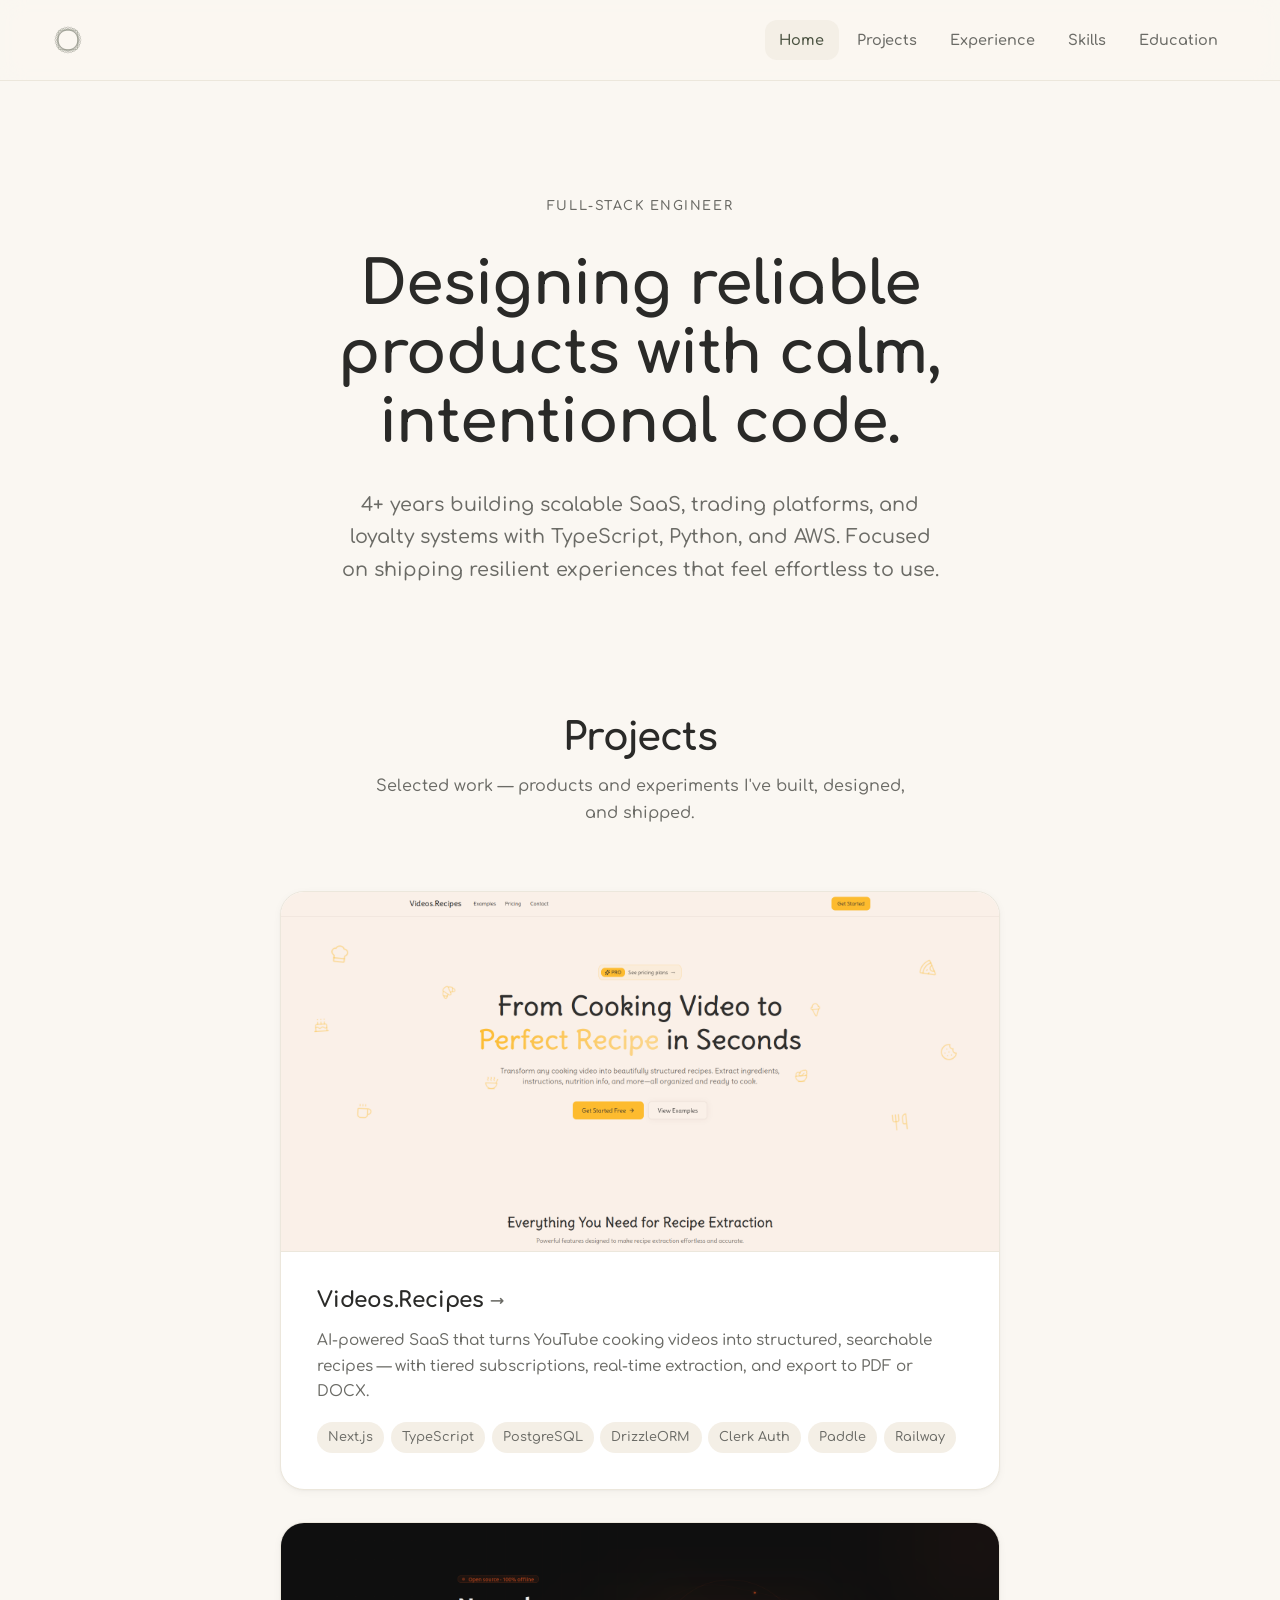
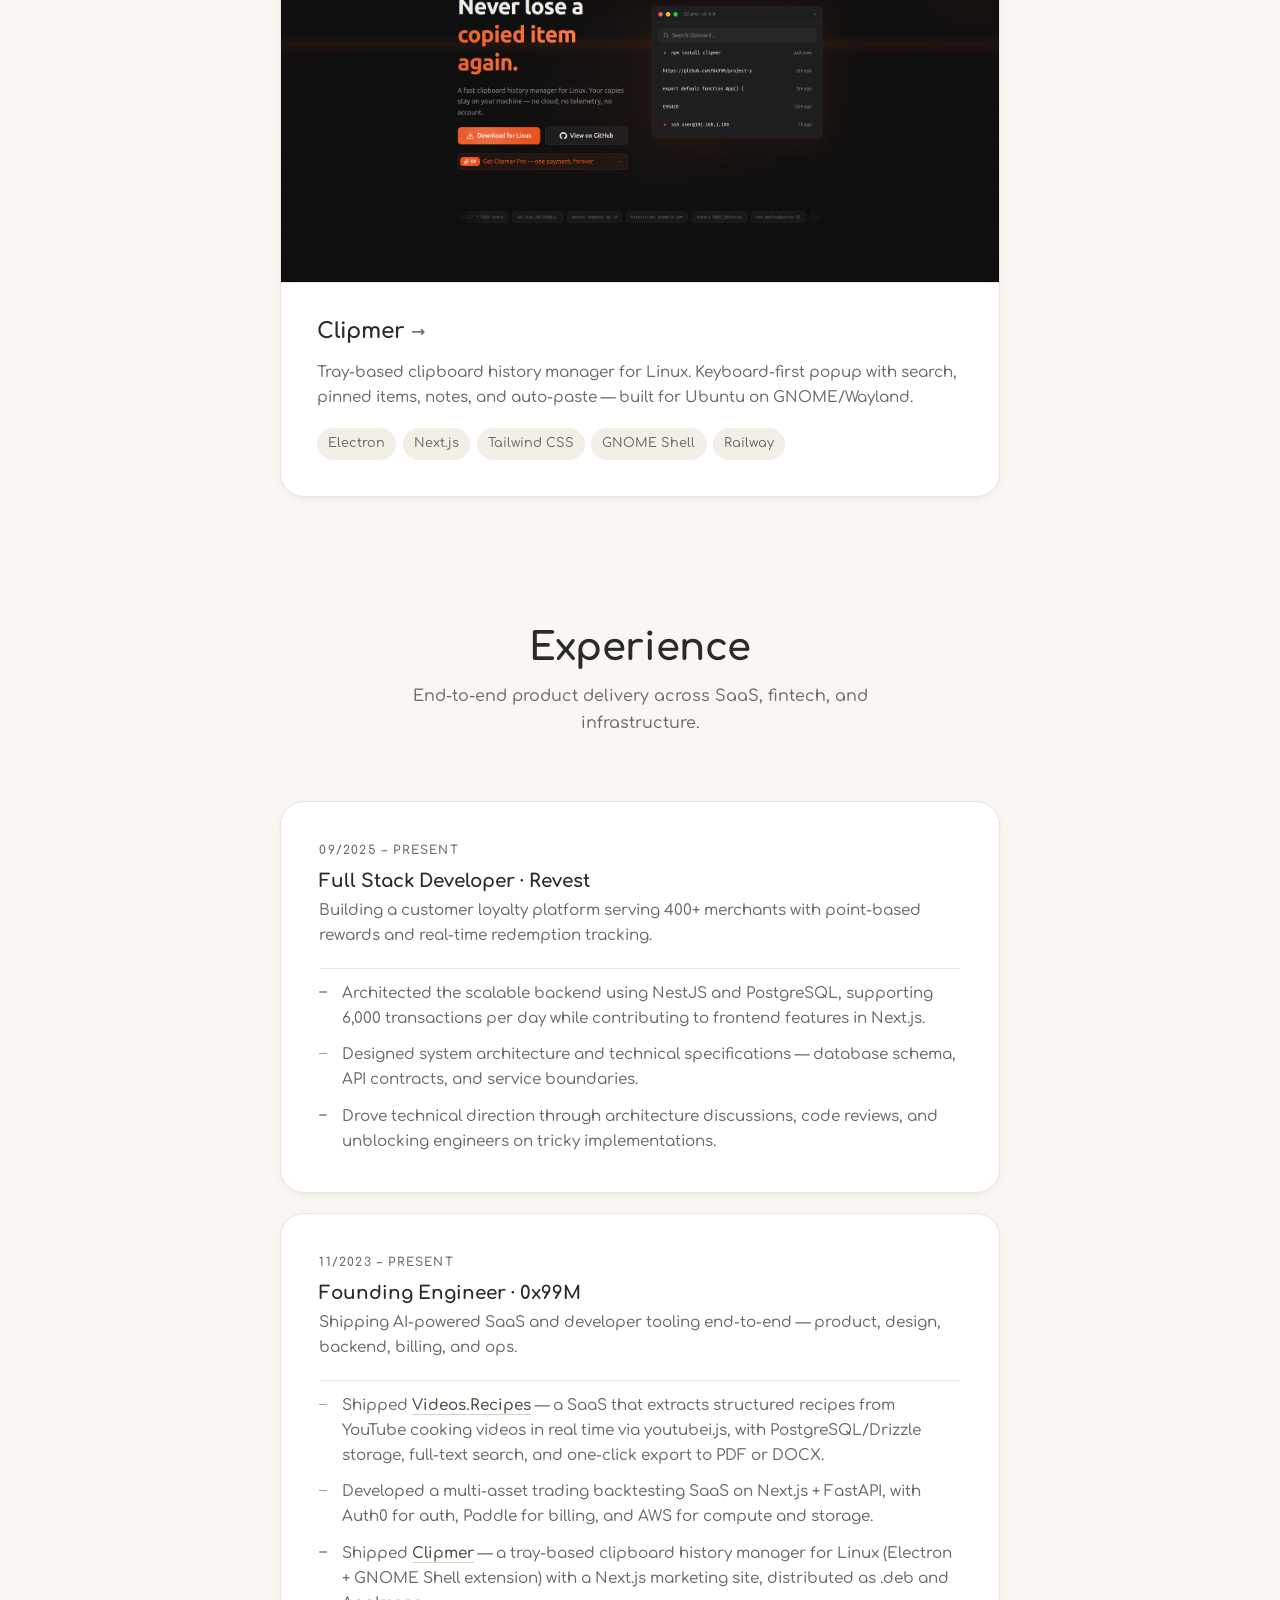
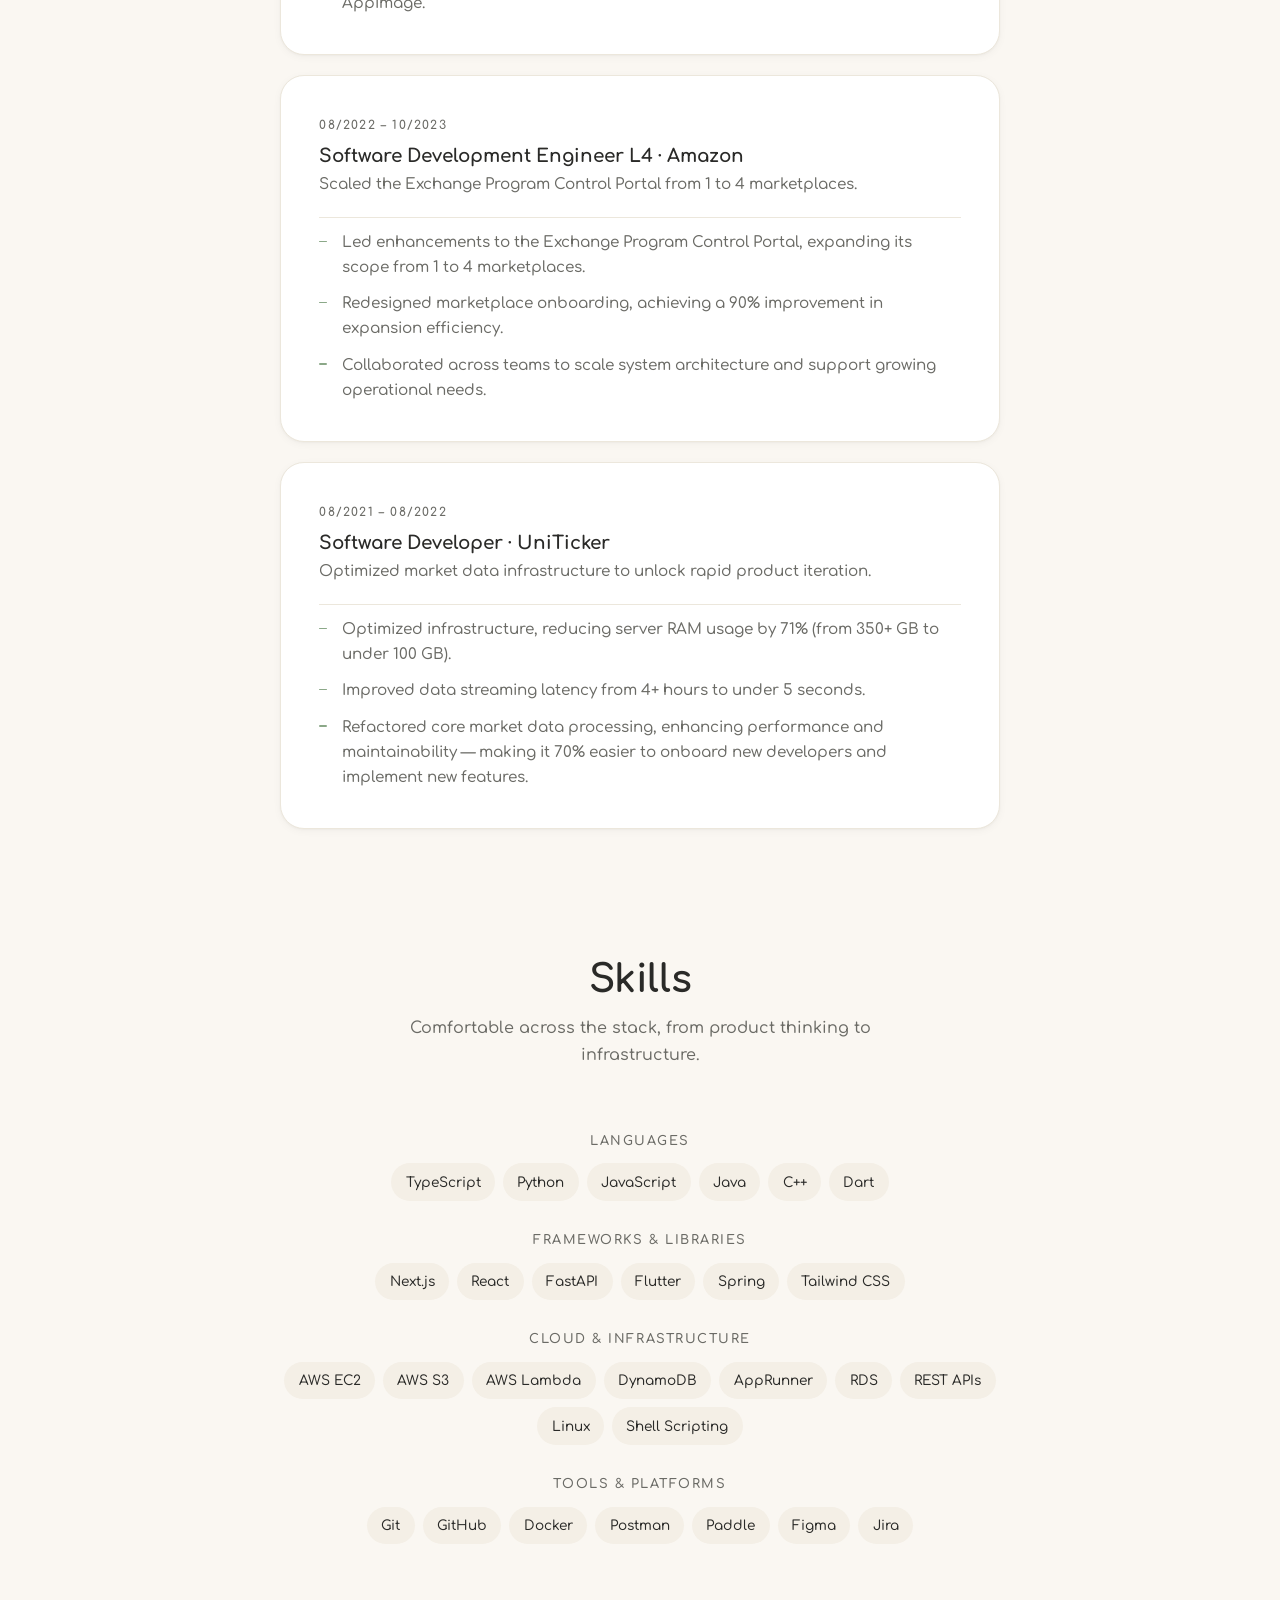
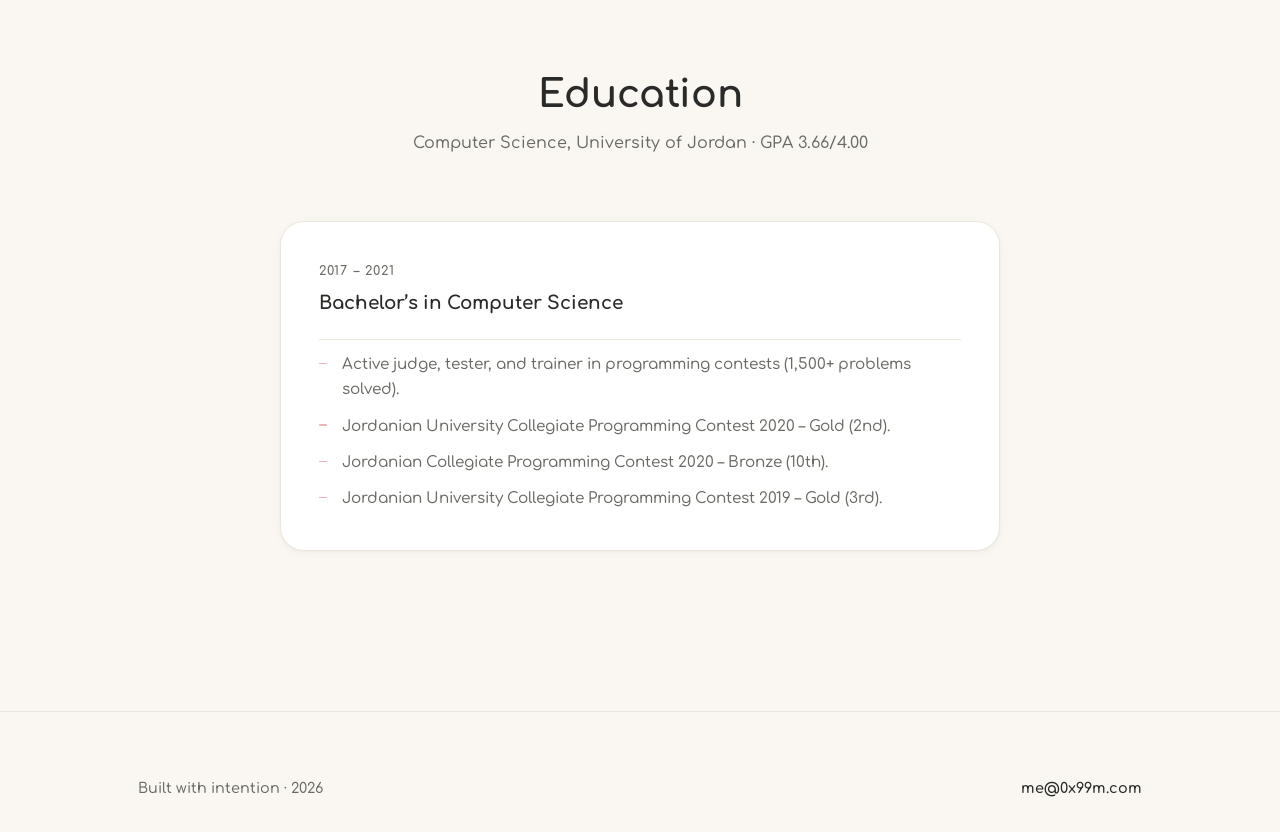
<file: index.html>
<!DOCTYPE html>
<html lang="en">
  <head>
    <meta charset="UTF-8" />
    <meta name="viewport" content="width=device-width, initial-scale=1.0" />
    <title>0x99M Portfolio</title>
    <meta
      name="description"
      content="Full-stack engineer with 4+ years of experience building scalable SaaS platforms"
    />
    <link rel="icon" type="image/svg+xml" href="favicon.svg" />
    <link rel="preconnect" href="https://fonts.googleapis.com" />
    <link rel="preconnect" href="https://fonts.gstatic.com" crossorigin />
    <link
      href="https://fonts.googleapis.com/css2?family=Comfortaa:wght@300..700&display=swap"
      rel="stylesheet"
    />
    <link rel="stylesheet" href="styles.css" />
  </head>
  <body>
    <!-- Navbar -->
    <div class="section-indicator">
      <a href="#hero" class="logo-box">
        <img src="favicon.svg" alt="Logo" class="logo-img" />
      </a>
      <button
        class="nav-toggle"
        type="button"
        aria-expanded="false"
        aria-controls="primary-navigation"
        aria-label="Toggle navigation"
      >
        <span class="nav-toggle-bar"></span>
      </button>
      <div class="nav-links" id="primary-navigation">
        <div class="nav-links-primary">
          <a href="#hero" class="indicator-item">Home</a>
          <a href="#projects" class="indicator-item">Projects</a>
          <a href="#experience" class="indicator-item">Experience</a>
          <a href="#skills" class="indicator-item">Skills</a>
          <a href="#education" class="indicator-item">Education</a>
        </div>
      </div>
    </div>

    <main>
      <section id="hero" class="section hero" data-animate>
        <div class="container hero-layout">
          <div class="hero-copy">
            <p class="eyebrow">Full-stack engineer</p>
            <h1>Designing reliable products with calm, intentional code.</h1>
            <p class="lead">
              4+ years building scalable SaaS, trading platforms, and loyalty
              systems with TypeScript, Python, and AWS. Focused on shipping
              resilient experiences that feel effortless to use.
            </p>
          </div>
        </div>
      </section>

      <section id="projects" class="section" data-animate>
        <div class="container">
          <div class="section-heading">
            <h2>Projects</h2>
            <p>
              Selected work — products and experiments I've built, designed,
              and shipped.
            </p>
          </div>
          <div id="projects-grid" class="project-grid">
            <!-- Projects will be rendered here -->
          </div>
        </div>
      </section>

      <section id="experience" class="section experience-section" data-animate>
        <div class="container">
          <div class="section-heading">
            <h2>Experience</h2>
            <p>
              End-to-end product delivery across SaaS, fintech, and
              infrastructure.
            </p>
          </div>
          <div class="experience-stack">
            <article class="experience-card" data-card-index="0" data-animate>
              <header>
                <div>
                  <p class="experience-role">Full Stack Developer · Revest</p>
                  <p class="experience-summary">
                    Building a customer loyalty platform serving 400+
                    merchants with point-based rewards and real-time
                    redemption tracking.
                  </p>
                </div>
                <span class="experience-date">09/2025 – Present</span>
              </header>
              <ul>
                <li>
                  Architected the scalable backend using NestJS and PostgreSQL,
                  supporting 6,000 transactions per day while contributing to
                  frontend features in Next.js.
                </li>
                <li>
                  Designed system architecture and technical specifications —
                  database schema, API contracts, and service boundaries.
                </li>
                <li>
                  Drove technical direction through architecture discussions,
                  code reviews, and unblocking engineers on tricky
                  implementations.
                </li>
              </ul>
            </article>

            <article class="experience-card" data-card-index="1" data-animate>
              <header>
                <div>
                  <p class="experience-role">Founding Engineer · 0x99M</p>
                  <p class="experience-summary">
                    Shipping AI-powered SaaS and developer tooling end-to-end —
                    product, design, backend, billing, and ops.
                  </p>
                </div>
                <span class="experience-date">11/2023 – Present</span>
              </header>
              <ul>
                <li>
                  Shipped
                  <a class="inline-link" href="https://videos.recipes" target="_blank" rel="noopener noreferrer">Videos.Recipes</a>
                  — a SaaS that extracts structured recipes from YouTube
                  cooking videos in real time via youtubei.js, with
                  PostgreSQL/Drizzle storage, full-text search, and one-click
                  export to PDF or DOCX.
                </li>
                <li>
                  Developed a multi-asset trading backtesting SaaS on Next.js +
                  FastAPI, with Auth0 for auth, Paddle for billing, and AWS for
                  compute and storage.
                </li>
                <li>
                  Shipped
                  <a class="inline-link" href="https://clipmer.app" target="_blank" rel="noopener noreferrer">Clipmer</a>
                  — a tray-based clipboard history manager for Linux (Electron
                  + GNOME Shell extension) with a Next.js marketing site,
                  distributed as .deb and AppImage.
                </li>
              </ul>
            </article>

            <article class="experience-card" data-card-index="2" data-animate>
              <header>
                <div>
                  <p class="experience-role">Software Development Engineer L4 · Amazon</p>
                  <p class="experience-summary">
                    Scaled the Exchange Program Control Portal from 1 to 4
                    marketplaces.
                  </p>
                </div>
                <span class="experience-date">08/2022 – 10/2023</span>
              </header>
              <ul>
                <li>
                  Led enhancements to the Exchange Program Control Portal,
                  expanding its scope from 1 to 4 marketplaces.
                </li>
                <li>
                  Redesigned marketplace onboarding, achieving a 90%
                  improvement in expansion efficiency.
                </li>
                <li>
                  Collaborated across teams to scale system architecture and
                  support growing operational needs.
                </li>
              </ul>
            </article>

            <article class="experience-card" data-card-index="3" data-animate>
              <header>
                <div>
                  <p class="experience-role">Software Developer · UniTicker</p>
                  <p class="experience-summary">
                    Optimized market data infrastructure to unlock rapid product
                    iteration.
                  </p>
                </div>
                <span class="experience-date">08/2021 – 08/2022</span>
              </header>
              <ul>
                <li>
                  Optimized infrastructure, reducing server RAM usage by 71%
                  (from 350+ GB to under 100 GB).
                </li>
                <li>
                  Improved data streaming latency from 4+ hours to under 5
                  seconds.
                </li>
                <li>
                  Refactored core market data processing, enhancing performance
                  and maintainability — making it 70% easier to onboard new
                  developers and implement new features.
                </li>
              </ul>
            </article>
          </div>
        </div>
      </section>

      <section id="skills" class="section" data-animate>
        <div class="container">
          <div class="section-heading">
            <h2>Skills</h2>
            <p>
              Comfortable across the stack, from product thinking to
              infrastructure.
            </p>
          </div>
          <div class="skills-container">
            <div class="skill-category" data-animate>
              <h3 class="skill-category-title">
                <span class="skill-icon">💻</span>
                Languages
              </h3>
              <div class="skill-tags">
                <span class="skill-tag">TypeScript</span>
                <span class="skill-tag">Python</span>
                <span class="skill-tag">JavaScript</span>
                <span class="skill-tag">Java</span>
                <span class="skill-tag">C++</span>
                <span class="skill-tag">Dart</span>
              </div>
            </div>
            <div class="skill-category" data-animate>
              <h3 class="skill-category-title">
                <span class="skill-icon">🚀</span>
                Frameworks & Libraries
              </h3>
              <div class="skill-tags">
                <span class="skill-tag">Next.js</span>
                <span class="skill-tag">React</span>
                <span class="skill-tag">FastAPI</span>
                <span class="skill-tag">Flutter</span>
                <span class="skill-tag">Spring</span>
                <span class="skill-tag">Tailwind CSS</span>
              </div>
            </div>
            <div class="skill-category" data-animate>
              <h3 class="skill-category-title">
                <span class="skill-icon">☁️</span>
                Cloud & Infrastructure
              </h3>
              <div class="skill-tags">
                <span class="skill-tag">AWS EC2</span>
                <span class="skill-tag">AWS S3</span>
                <span class="skill-tag">AWS Lambda</span>
                <span class="skill-tag">DynamoDB</span>
                <span class="skill-tag">AppRunner</span>
                <span class="skill-tag">RDS</span>
                <span class="skill-tag">REST APIs</span>
                <span class="skill-tag">Linux</span>
                <span class="skill-tag">Shell Scripting</span>
              </div>
            </div>
            <div class="skill-category" data-animate>
              <h3 class="skill-category-title">
                <span class="skill-icon">🛠️</span>
                Tools & Platforms
              </h3>
              <div class="skill-tags">
                <span class="skill-tag">Git</span>
                <span class="skill-tag">GitHub</span>
                <span class="skill-tag">Docker</span>
                <span class="skill-tag">Postman</span>
                <span class="skill-tag">Paddle</span>
                <span class="skill-tag">Figma</span>
                <span class="skill-tag">Jira</span>
              </div>
            </div>
          </div>
        </div>
      </section>

      <section id="education" class="section" data-animate>
        <div class="container">
          <div class="section-heading">
            <h2>Education</h2>
            <p>Computer Science, University of Jordan · GPA 3.66/4.00</p>
          </div>
          <div class="education-card" data-animate>
            <div>
              <p class="education-period">2017 – 2021</p>
              <p class="education-role">Bachelor’s in Computer Science</p>
            </div>
            <ul>
              <li>
                Active judge, tester, and trainer in programming contests
                (1,500+ problems solved).
              </li>
              <li>
                Jordanian University Collegiate Programming Contest 2020 – Gold
                (2nd).
              </li>
              <li>
                Jordanian Collegiate Programming Contest 2020 – Bronze (10th).
              </li>
              <li>
                Jordanian University Collegiate Programming Contest 2019 – Gold
                (3rd).
              </li>
            </ul>
          </div>
        </div>
      </section>
    </main>

    <footer class="site-footer">
      <div class="container">
        <p>Built with intention · 2026</p>
        <a href="mailto:me@0x99m.com">me@0x99m.com</a>
      </div>
    </footer>

    <script src="script.js"></script>
    <script>
      (function () {
        const projectsData = {
          projects: [
            {
              title: "Videos.Recipes",
              description:
                "AI-powered SaaS that turns YouTube cooking videos into structured, searchable recipes — with tiered subscriptions, real-time extraction, and export to PDF or DOCX.",
              image: "images/videos-recipes.png",
              link: "https://videos.recipes",
              technologies: [
                "Next.js",
                "TypeScript",
                "PostgreSQL",
                "DrizzleORM",
                "Clerk Auth",
                "Paddle",
                "Railway",
              ],
            },
            {
              title: "Clipmer",
              description:
                "Tray-based clipboard history manager for Linux. Keyboard-first popup with search, pinned items, notes, and auto-paste — built for Ubuntu on GNOME/Wayland.",
              image: "images/clipmer.png",
              link: "https://clipmer.app",
              technologies: [
                "Electron",
                "Next.js",
                "Tailwind CSS",
                "GNOME Shell",
                "Railway",
              ],
            },
          ],
        };

        const projectsGrid = document.getElementById("projects-grid");

        if (!projectsData.projects || projectsData.projects.length === 0) {
          projectsGrid.innerHTML =
            '<p class="muted">No projects available yet. Check back soon.</p>';
          return;
        }

        projectsGrid.innerHTML = projectsData.projects
          .map(
            (project, index) => `
                  <article class="project-card" data-animate style="--delay:${
                    index * 80
                  }ms">
                      <div class="project-media">
                          <img src="${project.image}" alt="${
              project.title
            }" loading="lazy" />
                      </div>
                      <div class="project-body">
                          <h2><a class="project-title-link" href="${
                            project.link
                          }" target="_blank" rel="noopener noreferrer">${
              project.title
            }</a></h2>
                          <p>${project.description}</p>
                          ${
                            project.technologies
                              ? `
                              <ul class="project-tags">
                                  ${project.technologies
                                    .map((tech) => `<li>${tech}</li>`)
                                    .join("")}
                              </ul>
                          `
                              : ""
                          }
                      </div>
                  </article>
              `
          )
          .join("");

        if (typeof window.refreshAnimations === "function") {
          window.refreshAnimations();
        }
      })();
    </script>
  </body>
</html>
</file>
<file: styles.css>
* {
  margin: 0;
  padding: 0;
  box-sizing: border-box;
}

:root {
  /* Soft Calm Minimalism — light */
  --color-page: #faf7f2;
  --color-surface: #ffffff;
  --color-surface-2: #f4efe6;
  --color-primary: #8ba888;
  --color-secondary: #e8b4b8;
  --color-accent: #4a5240;
  --color-text: #2a2a28;
  --color-text-muted: #6b6b66;
  --color-border: #ece7dc;
  --color-border-strong: #d7d0c1;
  --color-error: #b85a5a;

  --border-width: 1px;
  --border-radius: 24px;
  --border-radius-btn: 12px;
  --border-radius-sm: 8px;
  --border-radius-pill: 999px;

  --shadow-sm: 0 1px 2px rgba(42, 42, 40, 0.04),
    0 2px 8px rgba(42, 42, 40, 0.04);
  --shadow-md: 0 2px 4px rgba(42, 42, 40, 0.05),
    0 8px 24px rgba(42, 42, 40, 0.06);
  --shadow-lg: 0 4px 8px rgba(42, 42, 40, 0.06),
    0 16px 48px rgba(42, 42, 40, 0.08);

  --max-width: 1100px;
  --narrow-width: 760px;
  --card-width: 720px;

  --space-xs: 0.5rem;
  --space-sm: 1rem;
  --space-md: 2rem;
  --space-lg: 4rem;
  --space-xl: 6rem;
  --space-xxl: 10rem;

  --font-body: "Comfortaa", -apple-system, BlinkMacSystemFont, "Segoe UI",
    Roboto, sans-serif;
  --font-display: "Comfortaa", "Arial", sans-serif;
  --transition: cubic-bezier(0.4, 0, 0.2, 1);
}

html {
  scroll-behavior: smooth;
}

body {
  font-family: var(--font-body);
  background: var(--color-page);
  color: var(--color-text);
  min-height: 100vh;
  line-height: 1.7;
  font-weight: 500;
  -webkit-font-smoothing: antialiased;
  -moz-osx-font-smoothing: grayscale;
}

body.nav-open {
  overflow: hidden;
}

main {
  padding-top: 6rem;
}

img {
  display: block;
  max-width: 100%;
  height: auto;
}

a {
  color: inherit;
  text-decoration: none;
}

.container {
  width: min(100%, var(--max-width));
  margin: 0 auto;
  padding: 0 clamp(1.5rem, 5vw, 3rem);
}

.container.narrow {
  width: min(100%, var(--narrow-width));
}

.section {
  padding: var(--space-lg) 0;
  position: relative;
}

/* Typography */
h1,
h2,
h3 {
  font-family: var(--font-display);
  font-weight: 700;
  letter-spacing: -0.01em;
  line-height: 1.2;
}

h1 {
  font-size: clamp(2.25rem, 5vw, 3.75rem);
  line-height: 1.15;
}

/* Navbar */
.section-indicator {
  position: fixed;
  top: 0;
  left: 0;
  right: 0;
  z-index: 1000;
  display: flex;
  justify-content: space-between;
  align-items: center;
  padding: 1.25rem clamp(1.5rem, 5vw, 3rem);
  background: rgba(250, 247, 242, 0.8);
  backdrop-filter: saturate(180%) blur(12px);
  -webkit-backdrop-filter: saturate(180%) blur(12px);
  border-bottom: var(--border-width) solid var(--color-border);
}

.logo-box {
  display: flex;
  align-items: center;
  justify-content: center;
  width: 40px;
  height: 40px;
  border-radius: var(--border-radius-btn);
  transition: transform 400ms var(--transition);
}

.logo-box:hover {
  transform: rotate(12deg);
}

.logo-img {
  width: 28px;
  height: 28px;
}

.nav-links {
  display: flex;
  align-items: center;
  gap: 0.5rem;
  margin-left: auto;
}

.nav-links-primary {
  display: flex;
  align-items: center;
  gap: 0.25rem;
}

.nav-toggle {
  display: none;
  align-items: center;
  justify-content: center;
  width: 40px;
  height: 40px;
  border: var(--border-width) solid var(--color-border);
  border-radius: var(--border-radius-btn);
  background: transparent;
  cursor: pointer;
  transition: background 200ms var(--transition);
}

.nav-toggle:hover {
  background: var(--color-surface-2);
}

.nav-toggle:focus-visible {
  outline: 2px solid var(--color-primary);
  outline-offset: 3px;
}

.nav-toggle-bar {
  position: relative;
  width: 18px;
  height: 1.5px;
  background: var(--color-text);
  transition: background 200ms ease;
}

.nav-toggle-bar::before,
.nav-toggle-bar::after {
  content: "";
  position: absolute;
  left: 0;
  width: 18px;
  height: 1.5px;
  background: var(--color-text);
  transition: transform 200ms ease, top 200ms ease;
}

.nav-toggle-bar::before {
  top: -6px;
}

.nav-toggle-bar::after {
  top: 6px;
}

.nav-toggle.is-active .nav-toggle-bar {
  background: transparent;
}

.nav-toggle.is-active .nav-toggle-bar::before {
  top: 0;
  transform: rotate(45deg);
}

.nav-toggle.is-active .nav-toggle-bar::after {
  top: 0;
  transform: rotate(-45deg);
}

.indicator-item {
  padding: 0.5rem 0.9rem;
  border-radius: var(--border-radius-btn);
  font-size: 0.9rem;
  font-weight: 600;
  color: var(--color-text-muted);
  transition: color 200ms var(--transition), background 200ms var(--transition);
}

.indicator-item:hover {
  color: var(--color-text);
  background: var(--color-surface-2);
}

.indicator-item.is-active {
  color: var(--color-accent);
  background: var(--color-surface-2);
}

@media (max-width: 768px) {
  .section-indicator {
    padding: 1rem 1.25rem;
  }

  .nav-toggle {
    display: inline-flex;
    margin-left: auto;
  }

  .nav-links {
    position: absolute;
    top: calc(100% + 0.5rem);
    right: 1.25rem;
    left: 1.25rem;
    flex-direction: column;
    align-items: stretch;
    gap: 0.25rem;
    padding: 1rem;
    background: var(--color-surface);
    border: var(--border-width) solid var(--color-border);
    border-radius: var(--border-radius);
    box-shadow: var(--shadow-md);
    transform: translateY(-8px);
    opacity: 0;
    visibility: hidden;
    pointer-events: none;
    margin-left: 0;
    transition: opacity 200ms ease, transform 200ms ease;
  }

  .nav-links-primary {
    flex-direction: column;
    align-items: stretch;
  }

  .nav-links .indicator-item {
    width: 100%;
    justify-content: center;
    text-align: center;
  }

  .section-indicator.is-menu-open .nav-links {
    opacity: 1;
    visibility: visible;
    pointer-events: auto;
    transform: translateY(0);
  }
}

/* Hero */
.hero {
  padding: var(--space-xl) 0 var(--space-lg);
}

.hero-layout {
  display: flex;
  justify-content: center;
}

.hero-copy {
  max-width: var(--narrow-width);
  text-align: center;
}

.eyebrow {
  display: inline-block;
  font-size: 0.8rem;
  font-weight: 600;
  letter-spacing: 0.12em;
  text-transform: uppercase;
  color: var(--color-text-muted);
  margin-bottom: var(--space-md);
}

.hero h1 {
  margin-bottom: var(--space-md);
}

.lead {
  font-size: clamp(1.05rem, 1.6vw, 1.2rem);
  color: var(--color-text-muted);
  line-height: 1.7;
  max-width: 600px;
  margin: 0 auto;
}

.cta {
  display: flex;
  gap: var(--space-sm);
  flex-wrap: wrap;
  margin-top: var(--space-md);
  justify-content: center;
}

/* Buttons */
.btn {
  display: inline-flex;
  align-items: center;
  justify-content: center;
  gap: 0.5rem;
  padding: 0.85rem 1.6rem;
  font-family: var(--font-body);
  font-size: 0.95rem;
  font-weight: 600;
  border: var(--border-width) solid transparent;
  border-radius: var(--border-radius-pill);
  cursor: pointer;
  transition: transform 200ms var(--transition),
    background 200ms var(--transition), color 200ms var(--transition);
}

.btn.primary {
  background: var(--color-accent);
  color: var(--color-surface);
}

.btn.primary:hover {
  transform: translateY(-1px);
  background: var(--color-text);
}

.btn.ghost {
  background: transparent;
  border-color: var(--color-border-strong);
  color: var(--color-text);
}

.btn.ghost:hover {
  transform: translateY(-1px);
  background: var(--color-surface-2);
}

/* Section heading */
.section-heading {
  margin-bottom: var(--space-lg);
  text-align: center;
}

.section-heading h2 {
  font-size: clamp(1.75rem, 3.2vw, 2.4rem);
  margin-bottom: 0.75rem;
}

.section-heading p {
  font-size: 1rem;
  color: var(--color-text-muted);
  max-width: 560px;
  margin: 0 auto;
}

/* Experience */
.experience-stack {
  display: flex;
  flex-direction: column;
  gap: 1.25rem;
  max-width: var(--card-width);
  margin: 0 auto;
}

.experience-card {
  padding: clamp(1.75rem, 3vw, 2.5rem);
  background: var(--color-surface);
  border: var(--border-width) solid var(--color-border);
  border-radius: var(--border-radius);
  box-shadow: var(--shadow-sm);
  display: grid;
  gap: 1.25rem;
  position: relative;
  isolation: isolate;
}

.experience-card header {
  display: flex;
  flex-direction: column;
  gap: 0.35rem;
}

.experience-date {
  order: -1;
  font-size: 0.75rem;
  font-weight: 600;
  letter-spacing: 0.1em;
  text-transform: uppercase;
  color: var(--color-text-muted);
}

.experience-role {
  font-size: 1.15rem;
  font-weight: 700;
  color: var(--color-text);
}

.experience-summary {
  font-size: 0.95rem;
  color: var(--color-text-muted);
  line-height: 1.65;
}

.experience-card ul {
  list-style: none;
  display: grid;
  gap: 0.7rem;
  font-size: 0.95rem;
  padding-top: 0.75rem;
  border-top: var(--border-width) solid var(--color-border);
}

.experience-card ul li {
  position: relative;
  padding-left: 1.4rem;
  color: var(--color-text-muted);
  line-height: 1.65;
}

.experience-card ul li::before {
  content: "";
  position: absolute;
  left: 0;
  top: 0.7em;
  width: 0.5rem;
  height: 1.5px;
  background: var(--color-primary);
  border-radius: 1px;
}

.inline-link {
  color: var(--color-accent);
  font-weight: 600;
  border-bottom: 1px solid var(--color-border-strong);
  transition: border-color 200ms var(--transition), color 200ms var(--transition);
}

.inline-link:hover {
  color: var(--color-text);
  border-color: var(--color-accent);
}

/* Skills */
.skills-container {
  max-width: var(--card-width);
  margin: 0 auto;
  display: flex;
  flex-direction: column;
  gap: var(--space-md);
}

.skill-category {
  display: flex;
  flex-direction: column;
  gap: 0.9rem;
  align-items: center;
}

.skill-category-title {
  font-family: var(--font-body);
  font-size: 0.8rem;
  font-weight: 600;
  letter-spacing: 0.12em;
  text-transform: uppercase;
  color: var(--color-text-muted);
  display: flex;
  align-items: center;
  gap: 0.5rem;
}

.skill-icon {
  display: none;
}

.skill-tags {
  display: flex;
  flex-wrap: wrap;
  gap: 0.5rem;
  justify-content: center;
}

.skill-tag {
  padding: 0.45rem 0.9rem;
  background: var(--color-surface-2);
  border-radius: var(--border-radius-pill);
  font-size: 0.85rem;
  font-weight: 500;
  color: var(--color-text);
  transition: background 200ms var(--transition);
}

.skill-tag:hover {
  background: var(--color-surface);
  box-shadow: var(--shadow-sm);
}

/* Education */
.education-card {
  max-width: var(--card-width);
  margin: 0 auto;
  padding: clamp(1.75rem, 3vw, 2.5rem);
  background: var(--color-surface);
  border: var(--border-width) solid var(--color-border);
  border-radius: var(--border-radius);
  box-shadow: var(--shadow-sm);
  display: grid;
  gap: 1.25rem;
  position: relative;
  isolation: isolate;
}

/* Animated border on card hover */
@property --border-angle {
  syntax: "<angle>";
  inherits: false;
  initial-value: 0deg;
}

.experience-card::before,
.project-card::before,
.education-card::before {
  content: "";
  position: absolute;
  inset: 0;
  border-radius: inherit;
  padding: 1.5px;
  background: conic-gradient(
    from var(--border-angle),
    transparent 0deg,
    transparent 240deg,
    var(--color-primary) 300deg,
    var(--color-accent) 330deg,
    transparent 360deg
  );
  -webkit-mask: linear-gradient(#fff 0 0) content-box,
    linear-gradient(#fff 0 0);
  -webkit-mask-composite: xor;
          mask-composite: exclude;
  opacity: 0;
  transition: opacity 300ms var(--transition);
  pointer-events: none;
  z-index: 1;
}

.experience-card:hover::before,
.project-card:hover::before,
.education-card:hover::before {
  opacity: 1;
  animation: rotate-border 3.5s linear infinite;
}

@keyframes rotate-border {
  to {
    --border-angle: 360deg;
  }
}

.education-period {
  font-size: 0.8rem;
  font-weight: 600;
  letter-spacing: 0.08em;
  text-transform: uppercase;
  color: var(--color-text-muted);
  margin-bottom: 0.35rem;
}

.education-role {
  font-size: 1.15rem;
  font-weight: 700;
}

.education-card ul {
  list-style: none;
  display: grid;
  gap: 0.7rem;
  font-size: 0.95rem;
  padding-top: 0.75rem;
  border-top: var(--border-width) solid var(--color-border);
}

.education-card ul li {
  position: relative;
  padding-left: 1.4rem;
  color: var(--color-text-muted);
  line-height: 1.65;
}

.education-card ul li::before {
  content: "";
  position: absolute;
  left: 0;
  top: 0.7em;
  width: 0.5rem;
  height: 1.5px;
  background: var(--color-secondary);
  border-radius: 1px;
}

/* Projects */
.project-grid {
  display: grid;
  gap: var(--space-md);
  grid-template-columns: 1fr;
}

.project-card {
  display: grid;
  gap: 0;
  background: var(--color-surface);
  border: var(--border-width) solid var(--color-border);
  border-radius: var(--border-radius);
  box-shadow: var(--shadow-sm);
  overflow: hidden;
  opacity: 0;
  transform: translateY(20px);
  transition: opacity 800ms var(--transition),
    transform 800ms var(--transition);
  animation-delay: var(--delay, 0ms);
  max-width: var(--card-width);
  margin: 0 auto;
  width: 100%;
  position: relative;
  isolation: isolate;
}

.project-card.is-visible {
  opacity: 1;
  transform: translateY(0);
}

.project-media {
  background: var(--color-surface-2);
  display: flex;
  align-items: center;
  justify-content: center;
  overflow: hidden;
  border-bottom: var(--border-width) solid var(--color-border);
}

.project-media img {
  width: 100%;
  height: auto;
  display: block;
}

.project-body {
  padding: clamp(1.5rem, 3vw, 2.25rem);
  display: grid;
  gap: 0.9rem;
}

.project-body h2 {
  font-size: 1.35rem;
  font-weight: 700;
}

.project-title-link {
  display: inline-flex;
  align-items: center;
  gap: 0.4rem;
  color: inherit;
  transition: color 200ms var(--transition), gap 200ms var(--transition);
}

.project-title-link::before {
  content: "";
  position: absolute;
  inset: 0;
  z-index: 2;
}

.project-title-link::after {
  content: "→";
  font-size: 0.95rem;
  color: var(--color-text-muted);
  transition: color 200ms var(--transition), transform 200ms var(--transition);
}

.project-card:hover .project-title-link {
  color: var(--color-accent);
  gap: 0.65rem;
}

.project-card:hover .project-title-link::after {
  color: var(--color-accent);
  transform: translateX(2px);
}

.project-body p {
  font-size: 0.95rem;
  color: var(--color-text-muted);
  line-height: 1.65;
}

.project-tags {
  list-style: none;
  display: flex;
  flex-wrap: wrap;
  gap: 0.4rem;
  margin-top: 0.25rem;
}

.project-tags li {
  padding: 0.3rem 0.7rem;
  font-size: 0.8rem;
  font-weight: 500;
  color: var(--color-text-muted);
  background: var(--color-surface-2);
  border-radius: var(--border-radius-pill);
}

/* Utility */
.muted {
  text-align: center;
  color: var(--color-text-muted);
}

/* Footer */
.site-footer {
  margin: var(--space-xl) auto 0;
  padding: var(--space-lg) 0 var(--space-md);
  border-top: var(--border-width) solid var(--color-border);
}

.site-footer .container {
  display: flex;
  align-items: center;
  justify-content: space-between;
  flex-wrap: wrap;
  gap: 1rem;
  font-size: 0.9rem;
  color: var(--color-text-muted);
}

.site-footer a {
  color: var(--color-text);
  font-weight: 600;
  transition: color 200ms var(--transition);
}

.site-footer a:hover {
  color: var(--color-accent);
}

/* Animations */
[data-animate] {
  opacity: 0;
  transform: translateY(24px);
  transition: opacity 800ms var(--transition), transform 800ms var(--transition);
}

[data-animate].is-visible {
  opacity: 1;
  transform: translateY(0);
}

/* 404 */
.error-page {
  min-height: 100vh;
  display: flex;
  align-items: center;
  justify-content: center;
  padding: 2rem;
}

.error-content {
  max-width: 520px;
  text-align: center;
}

.error-code {
  font-family: var(--font-display);
  font-size: clamp(4.5rem, 12vw, 7.5rem);
  font-weight: 700;
  line-height: 1;
  letter-spacing: -0.02em;
  color: var(--color-primary);
  margin-bottom: 1rem;
}

.error-title {
  font-family: var(--font-display);
  font-size: clamp(1.4rem, 2.5vw, 1.75rem);
  font-weight: 700;
  margin-bottom: 1rem;
  letter-spacing: -0.01em;
}

.error-description {
  color: var(--color-text-muted);
  margin-bottom: var(--space-md);
  font-size: 1rem;
  line-height: 1.7;
}

.error-links {
  display: flex;
  gap: 0.75rem;
  justify-content: center;
  flex-wrap: wrap;
}

/* Responsive */
@media (max-width: 768px) {
  main {
    padding-top: 5rem;
  }

  .hero {
    padding: var(--space-lg) 0 var(--space-md);
  }

  .section {
    padding: var(--space-md) 0;
  }

  .experience-card,
  .education-card {
    padding: 1.5rem;
  }

  .site-footer .container {
    justify-content: center;
    text-align: center;
  }
}

@media (max-width: 480px) {
  .cta {
    flex-direction: column;
    align-items: stretch;
  }

  .btn {
    width: 100%;
  }

  .site-footer .container {
    flex-direction: column;
    gap: 0.5rem;
  }
}

@media (prefers-reduced-motion: reduce) {
  * {
    animation-duration: 0.01ms !important;
    animation-iteration-count: 1 !important;
    transition-duration: 0.01ms !important;
    scroll-behavior: auto !important;
  }
}
</file>
